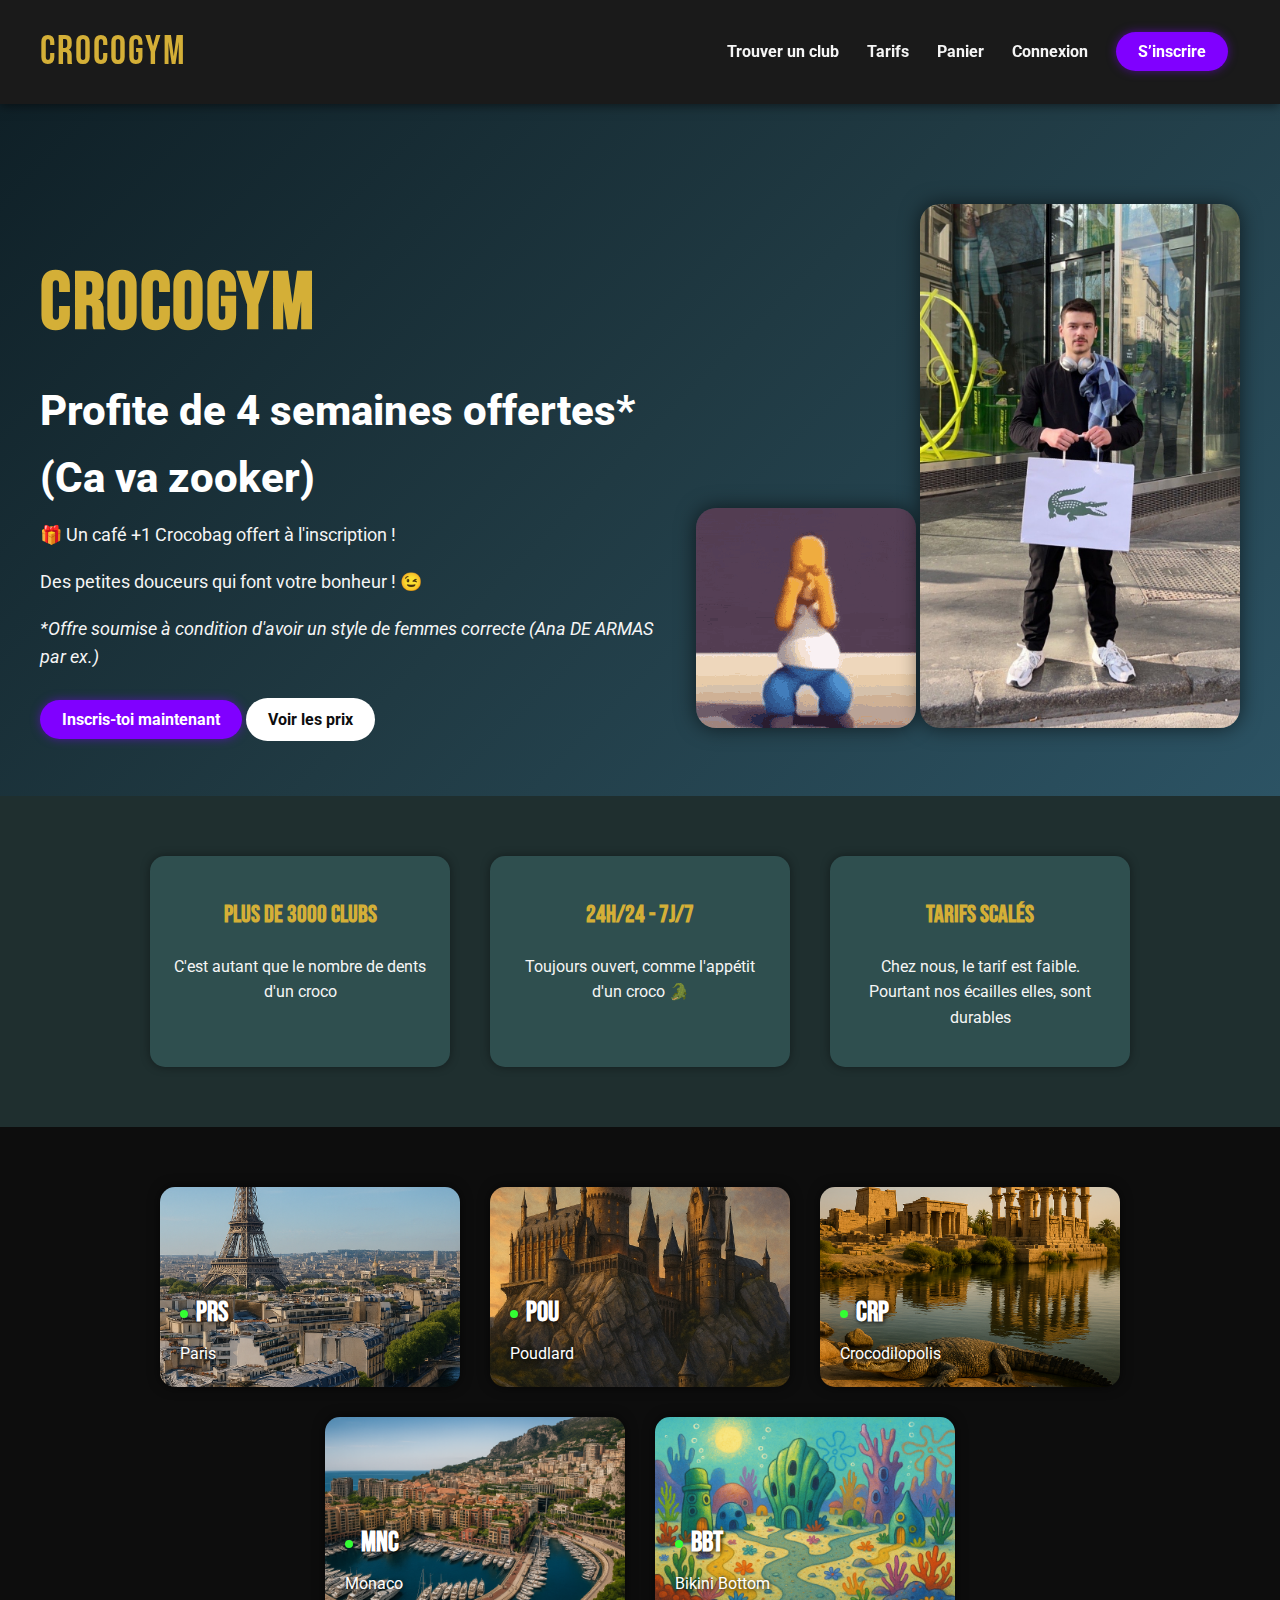
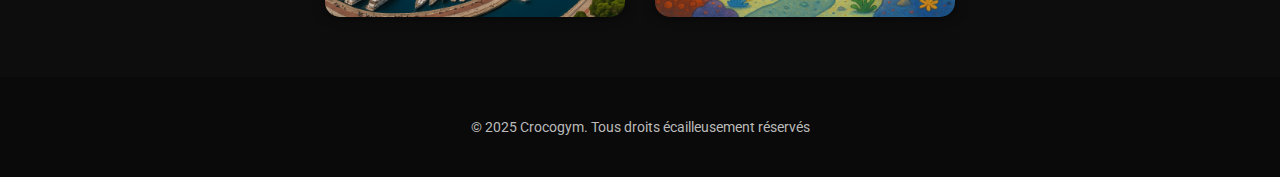
<file: index.html>
<!DOCTYPE html>
<html lang="fr">
<head>
  <meta charset="UTF-8" />
  <meta name="viewport" content="width=device-width, initial-scale=1.0"/>
  <title>Crocogym - Accueil</title>
  <link rel="stylesheet" href="frontend/css/index.css" />
  <link href="https://fonts.googleapis.com/css2?family=Bebas+Neue&family=Roboto&display=swap" rel="stylesheet">
</head>
<body>

<!-- Header -->
<header>
  <div class="logo">CROCOGYM</div>
  <nav>
    <a href="#villes-cartes">Trouver un club</a>
    <a href="frontend/html/tarifs.html">Tarifs</a>
    <a href="frontend/html/panier.html">Panier</a>
    <a href="frontend/html/connexion.html">Connexion</a>
    <a class="btn-purple" href="frontend/html/inscription.html">S’inscrire</a>
  </nav>
</header>

<!-- Hero -->
<section class="hero">
  <div class="hero-text">
    <h1>Crocogym</h1>
    <h1>Profite de 4 semaines <span>offertes* (Ca va zooker)</span></h1>
    <div class="offre-bonus">
      <p class="ligne1">🎁 Un café +1 Crocobag offert à l'inscription !</p>
      <p class="ligne2">Des petites douceurs qui font votre bonheur ! 😉</p>
      <p class="condition">*Offre soumise à condition d'avoir un style de femmes correcte (Ana DE ARMAS par ex.)</p>
    </div>
    <div class="buttons">
      <a href="frontend/html/inscription.html" class="btn-purple">Inscris-toi maintenant</a>
      <a href="frontend/html/tarifs.html" class="btn-white">Voir les prix</a>
    </div>
  </div>
  <div class="hero-image">
    <img src="frontend/images/homer-the-simpsons.gif" alt="Zook Homer" />
    <img src="frontend/images/image.jpg" alt="CrocoGirl" />
  </div>
  </div>
</section>

<!-- Avantages -->
<section class="avantages">
  <div class="card">
    <h2>Plus de 3000 clubs</h2>
    <p>C'est autant que le nombre de dents d'un croco</p>
  </div>
  <div class="card">
    <h2>24h/24 - 7j/7</h2>
    <p>Toujours ouvert, comme l'appétit d'un croco 🐊</p>
  </div>
  <div class="card">
    <h2>Tarifs scalés</h2>
    <p>Chez nous, le tarif est faible. Pourtant nos écailles elles, sont durables</p>
  </div>
</section>

<!-- Trouver -->
<section id="villes-cartes">
  <div class="carte-ville" style="background-image: url('frontend/images/paris.png')">
    <h2><span class="dot"></span>PRS</h2>
    <p>Paris</p>
  </div>
  <div class="carte-ville" style="background-image: url('frontend/images/poudlard.png')">
    <h2><span class="dot"></span>POU</h2>
    <p>Poudlard</p>
  </div>
  <div class="carte-ville" style="background-image: url('frontend/images/crocodilopolis.png')">
    <h2><span class="dot"></span>CRP</h2>
    <p>Crocodilopolis</p>
  </div>
  <div class="carte-ville" style="background-image: url('frontend/images/monaco.png')">
    <h2><span class="dot"></span>MNC</h2>
    <p>Monaco</p>
  </div>
  <div class="carte-ville" style="background-image: url('frontend/images/bikinibottom.png')">
    <h2><span class="dot"></span>BBT</h2>
    <p>Bikini Bottom</p>
  </div>
</section>


<!-- Footer -->
<footer>
  <p>&copy; 2025 Crocogym. Tous droits écailleusement réservés </p>
</footer>
</body>
</html>
</file>
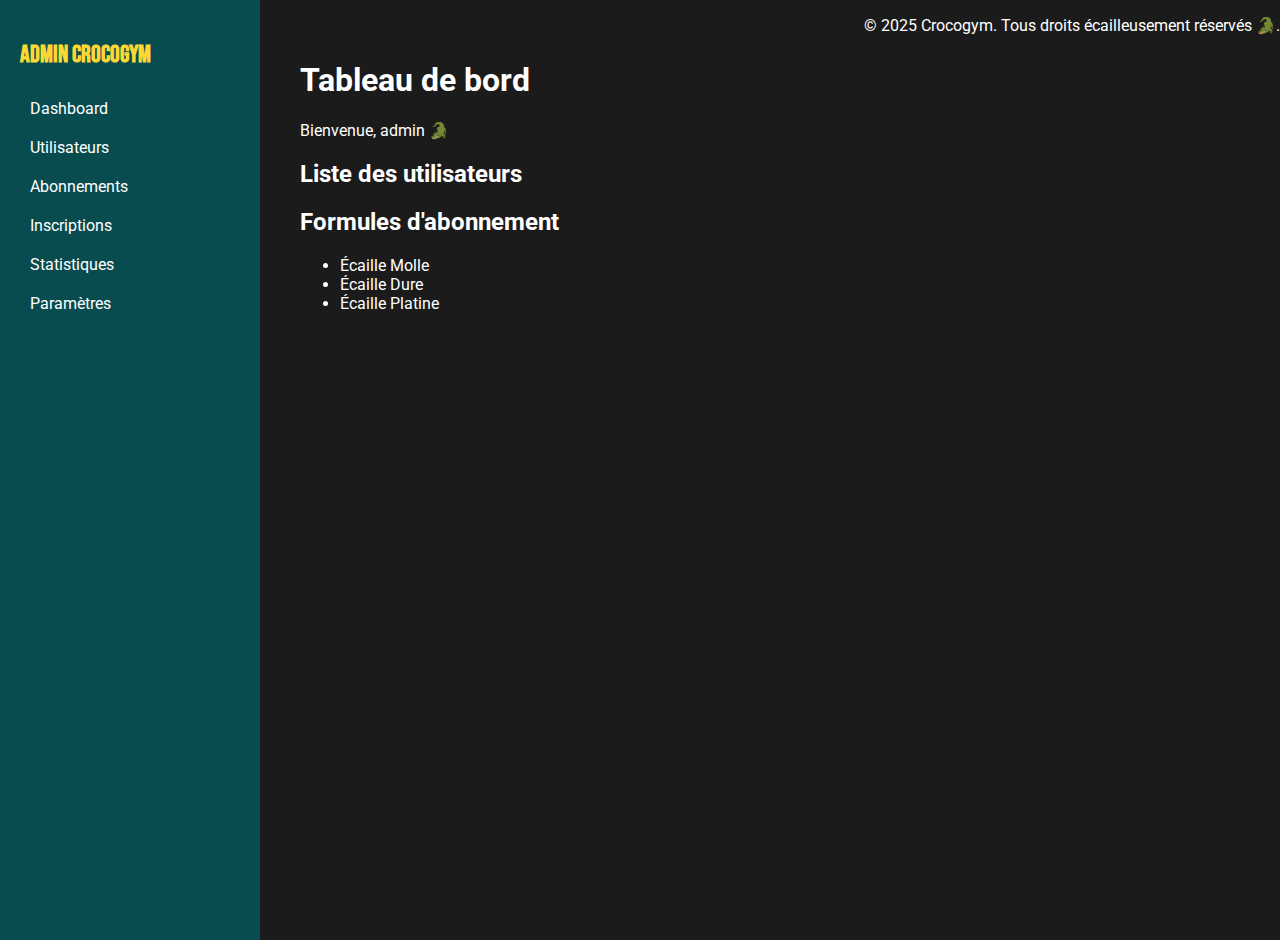
<file: frontend/html/admin.html>
<!DOCTYPE html>
<html lang="fr">
    <head>
        <meta charset="UTF-8">
        <title>Administration - Crocogym</title>
        <link rel="stylesheet" href="../css/admin.css">
        <link href="https://fonts.googleapis.com/css2?family=Bebas+Neue&family=Roboto&display=swap" rel="stylesheet">
    </head>
    <body>
        <aside class="sidebar">
            <h2>Admin Crocogym</h2>
            <nav>
            <a href="#dashboard">Dashboard</a>
            <a href="#utilisateurs">Utilisateurs</a>
            <a href="#abonnements">Abonnements</a>
            <a href="#inscriptions">Inscriptions</a>
            <a href="#stats">Statistiques</a>
            <a href="#parametres">Paramètres</a>
            </nav>
        </aside>

        <main>
            <section id="dashboard">
                <h1>Tableau de bord</h1>
                <p>Bienvenue, admin 🐊</p>
                <!-- Ajouter des cartes ici -->
            </section>

            <section id="utilisateurs">
                <h2>Liste des utilisateurs</h2>
                <div id="user-table"></div>
            </section>

            <section id="abonnements">
                <h2>Formules d'abonnement</h2>
                <ul>
                    <li>Écaille Molle</li>
                    <li>Écaille Dure</li>
                    <li>Écaille Platine</li>
                </ul>
            </section>

        </main>
        <footer>
            <p>&copy; 2025 Crocogym. Tous droits écailleusement réservés 🐊.</p>
        </footer>
    </body>
</html>
</file>
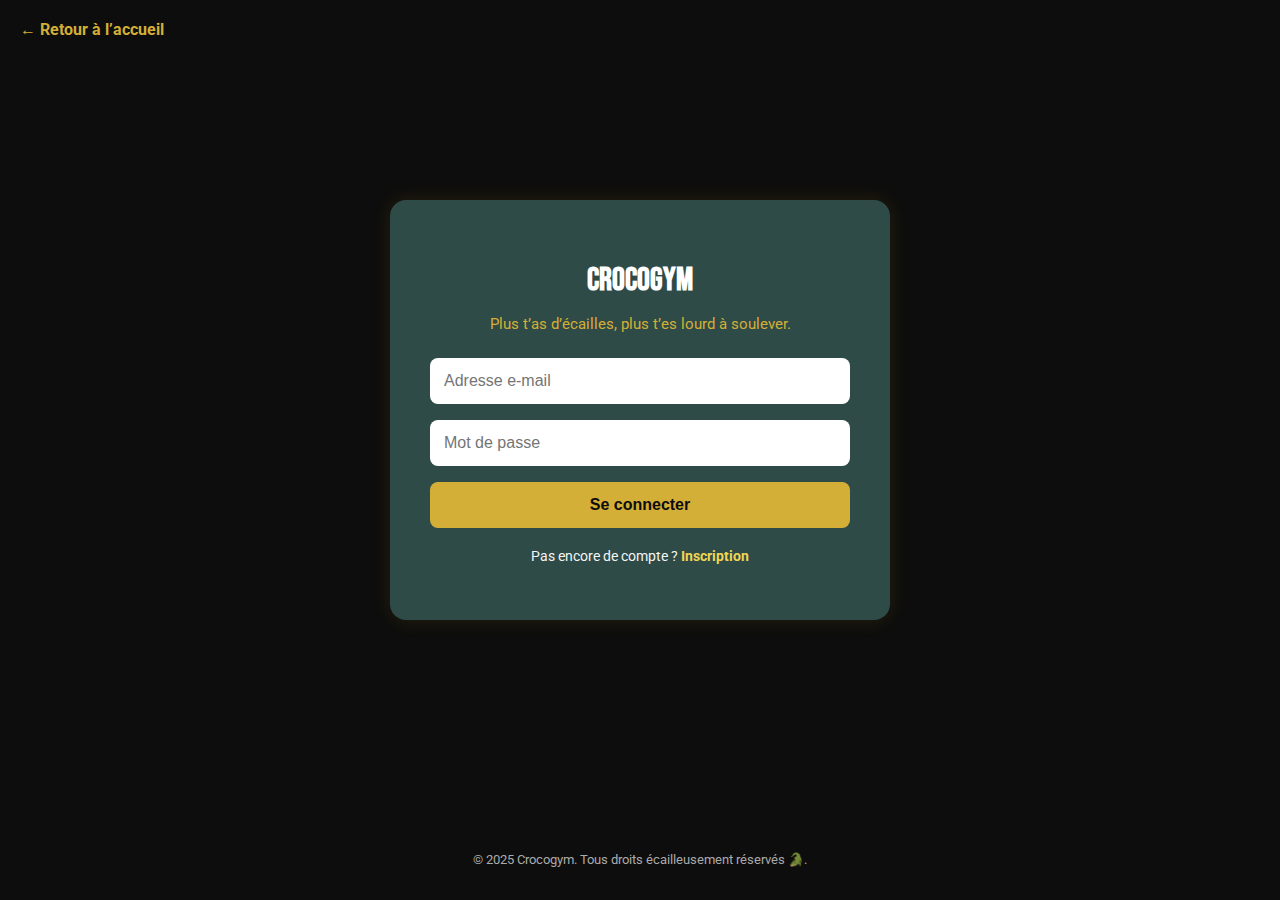
<file: frontend/html/connexion.html>
<!DOCTYPE html>
<html lang="fr">
    <head>
        <meta charset="UTF-8" />
        <meta name="viewport" content="width=device-width, initial-scale=1.0" />
        <title>Connexion - Crocogym</title>
        <link href="https://fonts.googleapis.com/css2?family=Bebas+Neue&family=Roboto&display=swap" rel="stylesheet">
        <link rel="stylesheet" href="../css/connexion.css" />
        <script src="../javascript/connexion.js" defer></script>
    </head>
    <body>

    <div class="retour-accueil">
        <a href="../../index.html">← Retour à l’accueil</a>
    </div>

    <div class="container">
        <div class="form-box">
            <h1 class="logo">CROCOGYM</h1>
            <p class="slogan">Plus t’as d’écailles, plus t’es lourd à soulever.</p>
            <form id="loginForm">
                <input type="email" placeholder="Adresse e-mail" name="email" required />
                <input type="password" placeholder="Mot de passe" name="password" required />
                <button type="submit">Se connecter</button>
            </form>
            <p class="switch">Pas encore de compte ? <a href="inscription.html">Inscription</a></p>
        </div>
    </div>

    <footer>
        <p>&copy; 2025 Crocogym. Tous droits écailleusement réservés 🐊.</p>
    </footer>

    </body>
</html>
</file>
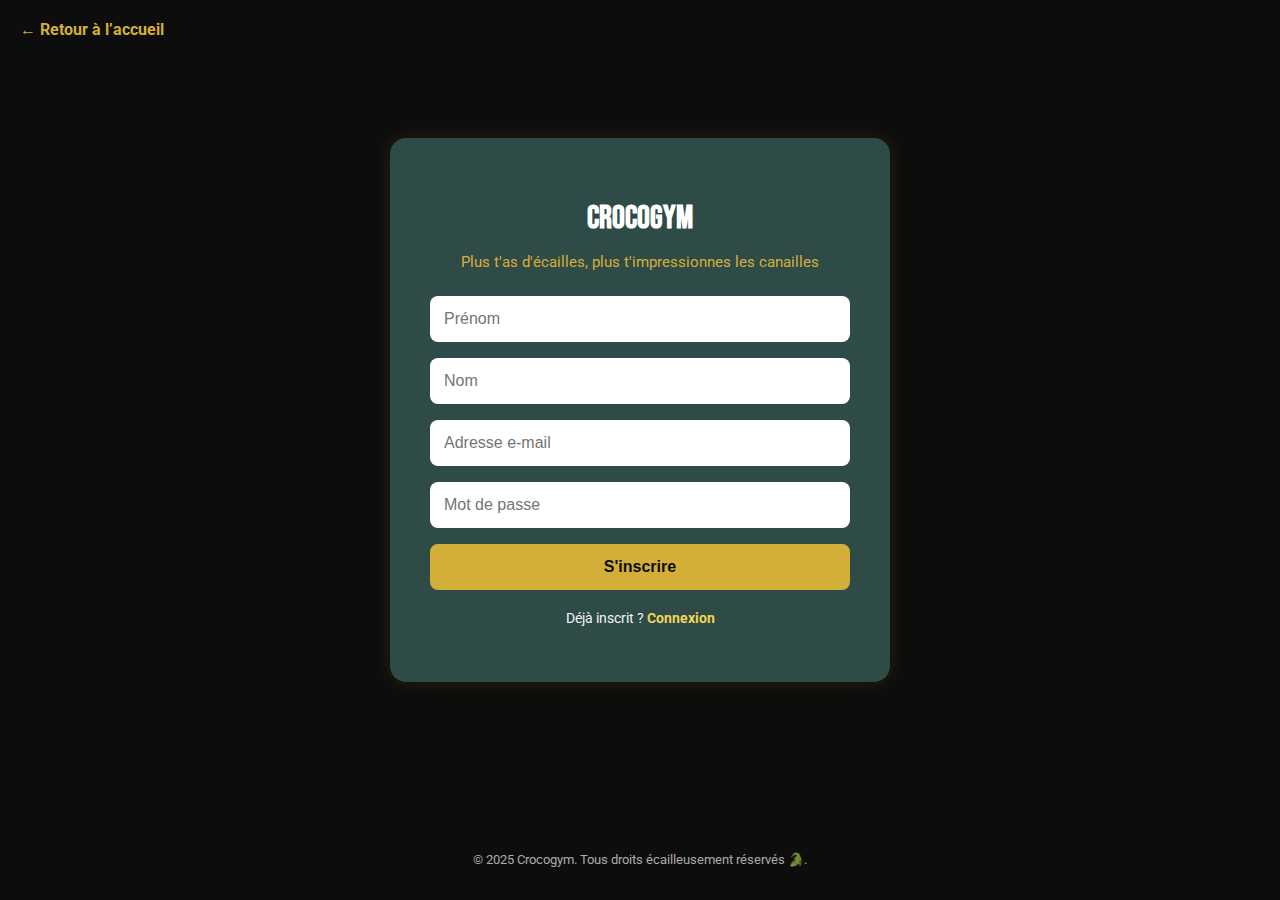
<file: frontend/html/inscription.html>
<!DOCTYPE html>
<html lang="fr">
  <head>
    <meta charset="UTF-8" />
    <meta name="viewport" content="width=device-width, initial-scale=1.0" />
    <title>Inscription - Crocogym</title>
    <link href="https://fonts.googleapis.com/css2?family=Bebas+Neue&family=Roboto&display=swap" rel="stylesheet">
    <link rel="stylesheet" href="../css/inscription.css" />
    <script src="../javascript/inscription.js"></script>
  </head>
  <body>

    <div class="retour-accueil">
    <a href="../../index.html">← Retour à l’accueil</a>
    </div>

    <div class="container">
      <div class="form-box">
        <h1 class="logo">CROCOGYM</h1>
        <p class="slogan">Plus t'as d'écailles, plus t'impressionnes les canailles</p>
        <form id="">
          <input type="text" placeholder="Prénom" name="prenom" required />
          <input type="text" placeholder="Nom" name="nom" required />
          <input type="email" placeholder="Adresse e-mail" name="email" required />
          <input type="password" placeholder="Mot de passe" name="password" required />
          <button type="submit">S'inscrire</button>
        </form>
        <p class="switch">Déjà inscrit ? <a href="connexion.html">Connexion</a></p>
      </div>
    </div>

    <footer>
      <p>&copy; 2025 Crocogym. Tous droits écailleusement réservés 🐊.</p>
    </footer>

  </body>
</html>
</file>
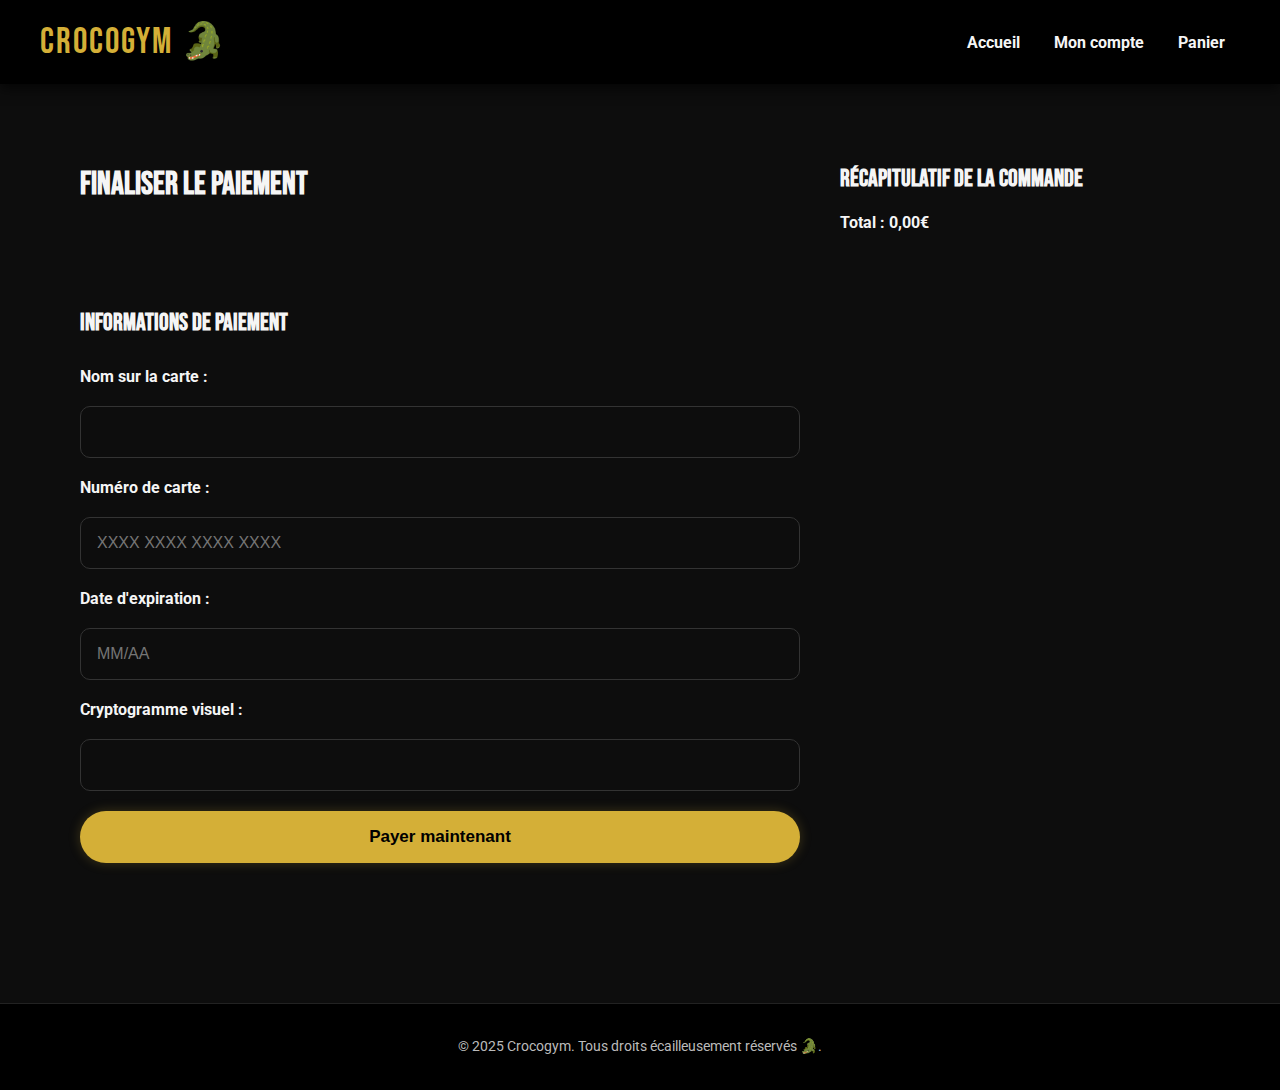
<file: frontend/html/paiement.html>
<!DOCTYPE html>
<html lang="fr">
  <head>
    <meta charset="UTF-8" />
    <meta name="viewport" content="width=device-width, initial-scale=1.0">
    <title>Paiement - Crocogym</title>
    <link rel="stylesheet" href="../css/paiement.css">
    <link href="https://fonts.googleapis.com/css2?family=Bebas+Neue&family=Roboto&display=swap" rel="stylesheet">
    <script src="../javascript/paiement.js"></script>
  </head>
  <body>
  <header class="header">
    <div class="logo">CROCOGYM 🐊</div>
    <nav>
      <a href="../../index.html">Accueil</a>
      <a href="profil.html">Mon compte</a>
      <a href="panier.html">Panier</a>
    </nav>
  </header>

  <main class="paiement-container">
    <h1>Finaliser le paiement</h1>

    <section id="recapitulatif">
      <h2>Récapitulatif de la commande</h2>
      <div id="commande-items"></div>
      <p><strong>Total : <span id="total">0,00€</span></strong></p>
    </section>

    <section id="formulaire-paiement">
      <h2>Informations de paiement</h2>
      <form id="form-paiement">
        <label>Nom sur la carte :</label>
        <input type="text" name="nom" required>

        <label>Numéro de carte :</label>
        <input type="text" name="carte" maxlength="19" placeholder="XXXX XXXX XXXX XXXX" required>

        <label>Date d'expiration :</label>
        <input type="text" name="expiration" placeholder="MM/AA" maxlength="5" required>

        <label>Cryptogramme visuel :</label>
        <input type="text" name="cvv" maxlength="3" required>

        <button type="submit" class="btn-valider">Payer maintenant</button>
      </form>
    </section>
  </main>

  <footer>
    <p>&copy; 2025 Crocogym. Tous droits écailleusement réservés 🐊.</p>
  </footer>


  </body>
</html>
</file>
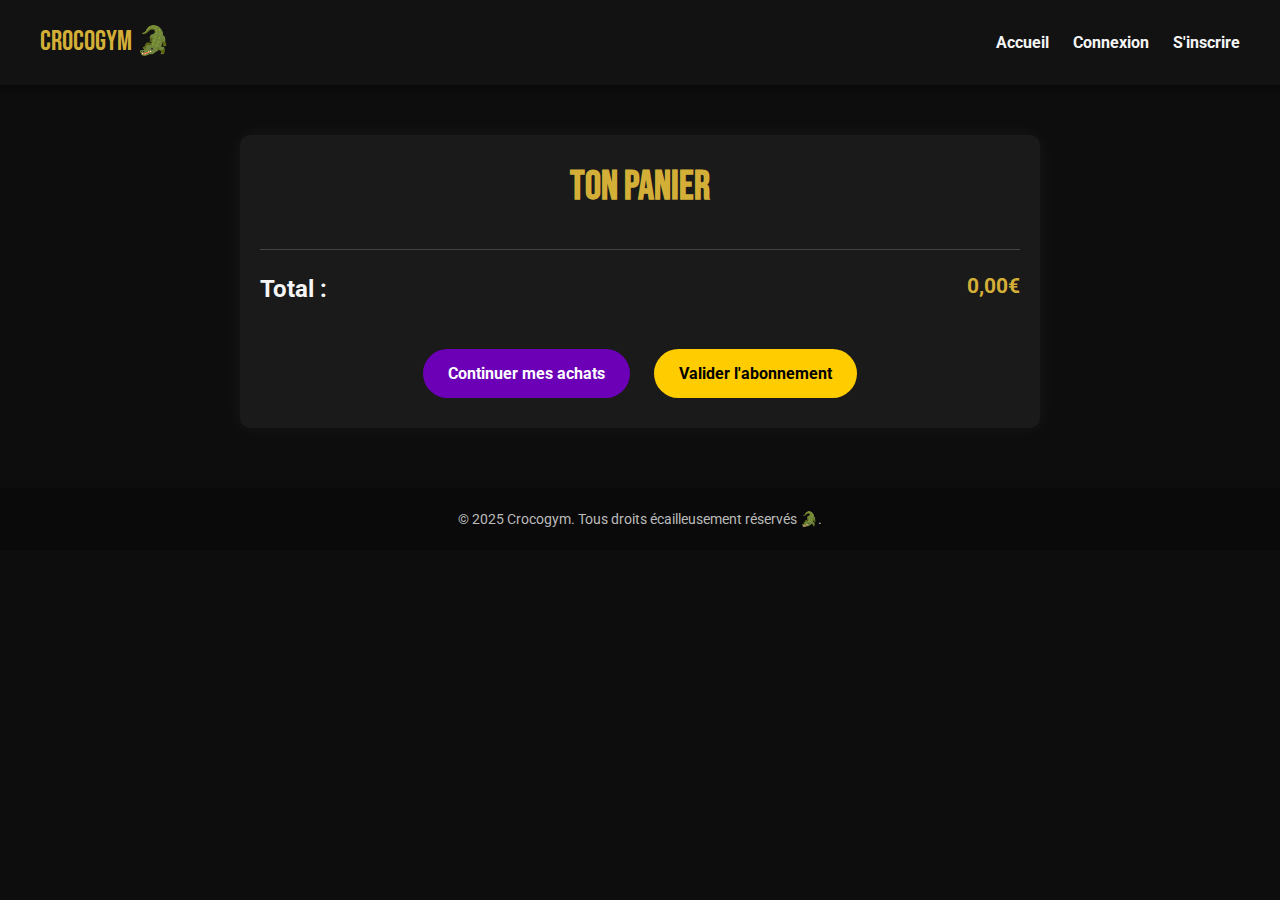
<file: frontend/html/panier.html>
<!DOCTYPE html>
<html lang="fr">
  <head>
    <meta charset="UTF-8"/>
    <meta name="viewport" content="width=device-width, initial-scale=1.0">
    <title>Panier - Crocogym</title>
    <link rel="stylesheet" href="../css/panier.css">
    <link href="https://fonts.googleapis.com/css2?family=Bebas+Neue&family=Roboto&display=swap" rel="stylesheet">
    <script src="../javascript/panier.js"></script>
  </head>
  <body>
    <header class="panier-header">
      <div class="logo">CROCOGYM 🐊</div>
      <nav>
        <a href="../../index.html">Accueil</a>
        <a href="connexion.html">Connexion</a>
        <a href="inscription.html">S'inscrire</a>
      </nav>
    </header>

    <main class="panier-container">
      <h1>Ton panier</h1>
      <div id="panier-items"></div>

      <div class="panier-total">
        <h3>Total :</h3>
        <p class="total-price" id="total-price">0,00€</p>
      </div>

      <div class="panier-actions">
        <a href="tarifs.html" class="btn-secondary">Continuer mes achats</a>
        <a href="inscription.html" class="btn-primary">Valider l'abonnement</a>
      </div>
    </main>

    <footer>
      <p>&copy; 2025 Crocogym. Tous droits écailleusement réservés 🐊.</p>
    </footer>

  </body>
</html>
</file>
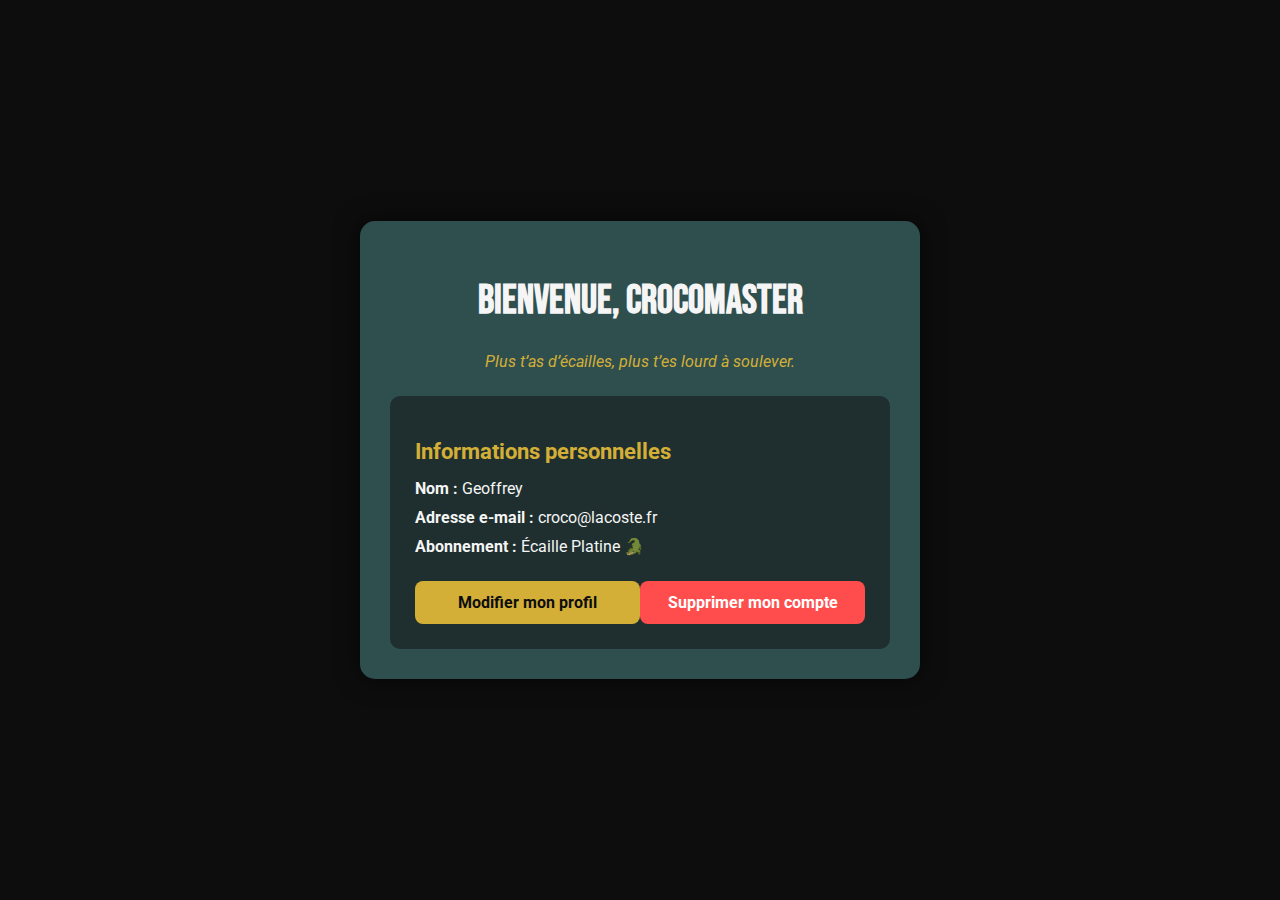
<file: frontend/html/profil.html>
<!DOCTYPE html>
<html lang="fr">
    <head>
        <meta charset="UTF-8">
        <meta name="viewport" content="width=device-width, initial-scale=1.0">
        <title>Mon Profil - Crocogym</title>
        <link rel="stylesheet" href="../css/profil.css">
        <link href="https://fonts.googleapis.com/css2?family=Bebas+Neue&family=Roboto&display=swap" rel="stylesheet">
    </head>

    <body>
        <div class="profile-container">
            <h1>Bienvenue, CrocoMaster</h1>
            <p class="slogan">Plus t’as d’écailles, plus t’es lourd à soulever.</p>

            <div class="profile-card">
            <h2>Informations personnelles</h2>
            <p><strong>Nom :</strong> Geoffrey</p>
            <p><strong>Adresse e-mail :</strong> croco@lacoste.fr</p>
            <p><strong>Abonnement :</strong> Écaille Platine 🐊</p>

            <div class="profile-actions">
                <a href="#" class="btn edit">Modifier mon profil</a>
                <a href="#" class="btn delete">Supprimer mon compte</a>
            </div>
            </div>
        </div>
    </body>
</html>
</file>
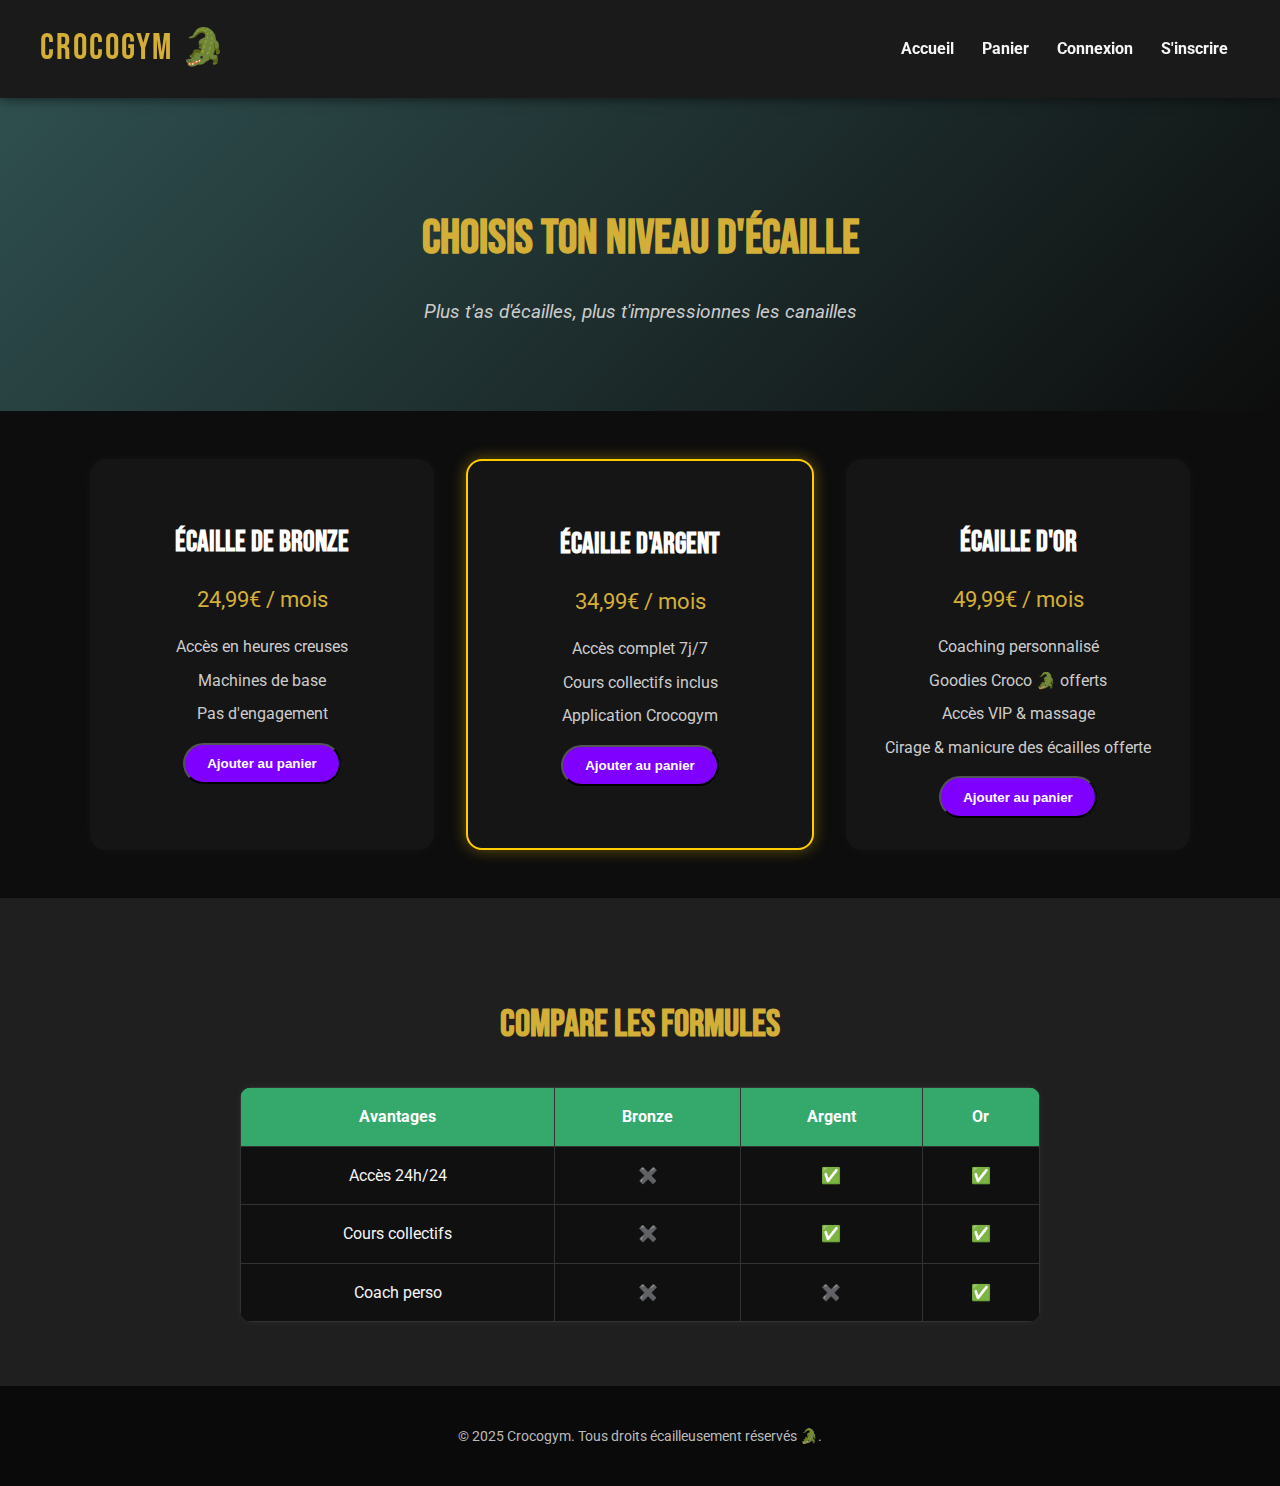
<file: frontend/html/tarifs.html>
<!DOCTYPE html>
<html lang="fr">
  <head>
    <meta charset="UTF-8">
    <meta name="viewport" content="width=device-width, initial-scale=1.0">
    <title>Tarifs - Crocogym</title>
    <link rel="stylesheet" href="../css/tarifs.css">
    <link href="https://fonts.googleapis.com/css2?family=Bebas+Neue&family=Roboto&display=swap" rel="stylesheet">
  </head>
  <body>
    <script src="../javascript/tarifs.js"></script>
    <header>
      <div class="logo">Crocogym 🐊</div>
      <nav>
      <a href="../../index.html">Accueil</a>
      <a href="html">Panier</a>
      <a href="connexion.html">Connexion</a>
      <a href="inscription.html">S'inscrire</a>
      </nav>
    </header>

    <section class="hero-tarifs">
      <h2>Choisis ton niveau d'écaille</h2>
      <p class="subtext">Plus t'as d'écailles, plus t'impressionnes les canailles </p>
    </section>

    <section class="abos-container">
      <div class="abo-card">
        <h3>Écaille de Bronze</h3>
        <p class="price">24,99€ / mois</p>
        <ul>
        <li>Accès en heures creuses</li>
        <li>Machines de base</li>
        <li>Pas d'engagement</li>
        </ul>
        <button class="btn" onclick="ajouterAuPanier('Écaille de Bronze', 24.99)">Ajouter au panier</button>

      </div>

      <div class="abo-card highlight">
        <h3>Écaille d'Argent</h3>
        <p class="price">34,99€ / mois</p>
        <ul>
        <li>Accès complet 7j/7</li>
        <li>Cours collectifs inclus</li>
        <li>Application Crocogym</li>
        </ul>
        <button class="btn" onclick="ajouterAuPanier('Écaille de dArgent', 34.99)">Ajouter au panier</button>

      </div>

      <div class="abo-card">
        <h3>Écaille d'Or</h3>
        <p class="price">49,99€ / mois</p>
        <ul>
        <li>Coaching personnalisé</li>
        <li>Goodies Croco 🐊 offerts</li>
        <li>Accès VIP & massage</li>
        <li>Cirage & manicure des écailles offerte</li>
        </ul>
        <button class="btn" onclick="ajouterAuPanier('Écaille d\'Or', 49.99)">Ajouter au panier</button>
      </div>
    </section>

    <section class="section-compare">
      <h2>Compare les formules</h2>
      <table>
        <thead>
          <tr>
          <th>Avantages</th>
          <th>Bronze</th>
          <th>Argent</th>
          <th>Or</th>
          </tr>
        </thead>
        <tbody>
          <tr>
            <td>Accès 24h/24</td>
            <td>✖️</td>
            <td>✅</td>
            <td>✅</td>
          </tr>
          <tr>
            <td>Cours collectifs</td>
            <td>✖️</td>
            <td>✅</td>
            <td>✅</td>
          </tr>
          <tr>
            <td>Coach perso</td>
            <td>✖️</td>
            <td>✖️</td>
            <td>✅</td>
          </tr>
        </tbody>
      </table>
    </section>

    <footer>
      <p>&copy; 2025 Crocogym. Tous droits écailleusement réservés 🐊.</p>
    </footer>

  </body>
</html>
</file>
<file: frontend/css/index.css>
/* Global */
body {
    margin: 0;
    font-family: 'Roboto', sans-serif;
    background-color: #0d0d0d;
    color: #f5f5f5;
    line-height: 1.6;
    scroll-behavior: smooth;
}

a {
    transition: all 0.3s ease-in-out;
    text-decoration: none;
}

/* Header */
header {
    background-color: #1a1a1a;
    padding: 20px 40px;
    display: flex;
    justify-content: space-between;
    align-items: center;
    position: sticky;
    top: 0;
    z-index: 1000;
    box-shadow: 0 2px 10px rgba(0,0,0,0.5);
}

.logo {
    font-family: 'Bebas Neue', sans-serif;
    font-size: 40px;
    color: #d4af37;
    letter-spacing: 2px;
}

nav a {
    margin: 0 12px;
    color: #f5f5f5;
    font-weight: bold;
    position: relative;
}

nav a:hover::after {
    content: '';
    position: absolute;
    width: 100%;
    height: 2px;
    background: #d4af37;
    left: 0;
    bottom: -4px;
}

.btn-purple {
    background-color: #8000ff;
    color: white;
    padding: 10px 22px;
    border-radius: 30px;
    font-weight: bold;
    box-shadow: 0 0 10px #8000ff80;
}

.btn-purple:hover {
    background-color: #a64dff;
    box-shadow: 0 0 15px #a64dff;
}

/* Hero */
.hero {
    display: flex;
    flex-wrap: wrap;
    justify-content: space-between;
    padding: 100px 40px 60px;
    background: linear-gradient(135deg, #0f2027, #203a43, #2c5364);
    align-items: center;
    gap: 40px;
}

.hero-text {
    flex: 1;
    min-width: 280px;
}

.hero-text h1:first-child {
    font-size: 80px;
    color: #d4af37;
    font-family: 'Bebas Neue', sans-serif;
    margin-bottom: 20px;
    letter-spacing: 1.5px;
    line-height: 1.1;
}

.hero-text h1:nth-child(2) {
    font-size: 42px;
    color: #ffffff;
    margin-bottom: 10px;
    font-weight: 800;
}

.hero-text span {
    color: white;
}

.hero-text p {
    font-size: 18px;
    margin-top: 10px;
}

.hero-text .buttons {
    margin-top: 35px;
}

.btn-white {
    background-color: white;
    color: #0d0d0d;
    padding: 10px 20px;
    border-radius: 30px;
    font-weight: bold;
    border: 2px solid transparent;
}

.btn-white:hover {
    border-color: #d4af37;
    background-color: #f5f5f5;
}

/* Image */
.hero-image img {
    max-width: 320px;
    border-radius: 20px;
    box-shadow: 0 0 20px rgba(0,0,0,0.6);
}

/* Avantages */
.avantages {
    display: flex;
    justify-content: center;
    flex-wrap: wrap;
    padding: 60px 20px;
    background-color: #1f2f2f;
    gap: 40px;
    text-align: center;
}

.avantages .card {
    max-width: 260px;
    padding: 20px;
    background-color: #2f4f4f;
    border-radius: 15px;
    box-shadow: 0 0 10px rgba(0,0,0,0.4);
    transition: transform 0.3s;
}

.avantages .card:hover {
    transform: translateY(-5px);
}

.avantages h2 {
    font-family: 'Bebas Neue', sans-serif;
    font-size: 24px;
    color: #d4af37;
}

.condition{
    font-style: italic;
}

/* Trouver un club */
#villes-cartes {
    display: flex;
    flex-wrap: wrap;
    justify-content: center;
    gap: 30px;
    padding: 60px 40px;
    background-color: #0d0d0d;
}

.carte-ville {
    width: 260px;
    height: 160px;
    border-radius: 15px;
    background-size: cover;
    background-position: center;
    position: relative;
    overflow: hidden;
    box-shadow: 0 0 12px rgba(0,0,0,0.6);
    display: flex;
    flex-direction: column;
    justify-content: flex-end;
    padding: 20px;
    color: white;
    text-shadow: 1px 1px 4px #000;
    transition: transform 0.3s ease;
}

.carte-ville:hover {
    transform: scale(1.05);
}

.carte-ville h2 {
    font-size: 28px;
    margin: 0;
    font-family: 'Bebas Neue', sans-serif;
    display: flex;
    align-items: center;
}

.carte-ville p {
    margin: 5px 0 0;
    font-size: 16px;
}

.dot {
    display: inline-block;
    width: 8px;
    height: 8px;
    background-color: #33ff33;
    border-radius: 50%;
    margin-right: 8px;
}


/* Footer */
footer {
    background-color: #0a0a0a;
    text-align: center;
    padding: 25px 10px;
    font-size: 14px;
    color: #bbb;
}
</file>
<file: frontend/css/admin.css>
body {
    margin: 0;
    font-family: 'Roboto', sans-serif;
    display: flex;
    background-color: #1b1b1b;
    color: #fff;
}

.sidebar {
    width: 220px;
    background: #084c4f;
    padding: 20px;
    height: 100vh;
}

.sidebar h2 {
    font-family: 'Bebas Neue', sans-serif;
    color: #fdd835;
}

.sidebar nav a {
    display: block;
    color: white;
    padding: 10px;
    text-decoration: none;
}

.sidebar nav a:hover {
    background-color: #0b5e61;
}

main {
    padding: 40px;
    flex-grow: 1;
}
</file>
<file: frontend/css/connexion.css>
/* BASE */
body {
    margin: 0;
    padding: 0;
    background-color: #0d0d0d;
    font-family: 'Roboto', sans-serif;
    color: #f5f5f5;
    display: flex;
    flex-direction: column;
    min-height: 100vh;
}

/* RETOUR ACCUEIL */
.retour-accueil {
    padding: 20px;
    position: absolute;
    top: 0;
    left: 0;
}

.retour-accueil a {
    color: #d4af37;
    font-weight: bold;
    text-decoration: none;
    font-size: 1rem;
}

.retour-accueil a:hover {
    color: #ffffff;
}

/* CONTAINER */
.container {
    flex: 1;
    display: flex;
    justify-content: center;
    align-items: center;
    padding: 2rem;
}

/* FORMULAIRE */
.form-box {
    background-color: #2e4b47;
    padding: 40px;
    border-radius: 16px;
    width: 100%;
    max-width: 420px;
    box-shadow: 0 0 20px rgba(255, 215, 0, 0.1);
    animation: fadeIn 0.5s ease;
    text-align: center;
}

.logo {
    font-family: 'Bebas Neue', sans-serif;
    font-size: 32px;
    color: #ffffff;
    margin-bottom: 5px;
}

.slogan {
    font-size: 0.95rem;
    color: #d4af37;
    margin-bottom: 25px;
}

form {
    display: flex;
    flex-direction: column;
}

form input {
    padding: 14px;
    margin-bottom: 16px;
    border-radius: 8px;
    border: none;
    font-size: 1rem;
    background-color: #ffffff;
    color: #000;
}

form button {
    padding: 14px;
    background-color: #d4af37;
    color: #0d0d0d;
    font-weight: bold;
    font-size: 1rem;
    border: none;
    border-radius: 8px;
    cursor: pointer;
    transition: background-color 0.2s ease;
}

form button:hover {
    background-color: #e0c356;
}

/* SWITCH LIEN */
.switch {
    margin-top: 20px;
    font-size: 0.9rem;
}

.switch a {
    color: #f0d654;
    text-decoration: none;
    font-weight: bold;
}

.switch a:hover {
    color: #ffffff;
}

/* FOOTER */
footer {
    text-align: center;
    padding: 20px;
    font-size: 0.8rem;
    color: #aaa;
}

/* ANIMATION */
@keyframes fadeIn {
    from {
        opacity: 0;
        transform: translateY(20px);
    }
    to {
        opacity: 1;
        transform: translateY(0);
    }
}
</file>
<file: frontend/css/inscription.css>
/* BASE */
body {
    margin: 0;
    padding: 0;
    background-color: #0d0d0d;
    font-family: 'Roboto', sans-serif;
    color: #f5f5f5;
    display: flex;
    flex-direction: column;
    min-height: 100vh;
}

/* RETOUR ACCUEIL */
.retour-accueil {
    padding: 20px;
    position: absolute;
    top: 0;
    left: 0;
}

.retour-accueil a {
    color: #d4af37;
    font-weight: bold;
    text-decoration: none;
    font-size: 1rem;
}

.retour-accueil a:hover {
    color: #ffffff;
}

/* CONTAINER */
.container {
    flex: 1;
    display: flex;
    justify-content: center;
    align-items: center;
    padding: 2rem;
}

/* FORMULAIRE */
.form-box {
    background-color: #2e4b47;
    padding: 40px;
    border-radius: 16px;
    width: 100%;
    max-width: 420px;
    box-shadow: 0 0 20px rgba(255, 215, 0, 0.1);
    animation: fadeIn 0.5s ease;
    text-align: center;
}

.logo {
    font-family: 'Bebas Neue', sans-serif;
    font-size: 32px;
    color: #ffffff;
    margin-bottom: 5px;
}

.slogan {
    font-size: 0.95rem;
    color: #d4af37;
    margin-bottom: 25px;
}

form {
    display: flex;
    flex-direction: column;
}

form input,
form select {
    padding: 14px;
    margin-bottom: 16px;
    border-radius: 8px;
    border: none;
    font-size: 1rem;
    background-color: #ffffff;
    color: #000;
}

form select option {
    color: #000;
}

form button {
    padding: 14px;
    background-color: #d4af37;
    color: #0d0d0d;
    font-weight: bold;
    font-size: 1rem;
    border: none;
    border-radius: 8px;
    cursor: pointer;
    transition: background-color 0.2s ease;
}

form button:hover {
    background-color: #e0c356;
}

/* SWITCH LIEN */
.switch {
    margin-top: 20px;
    font-size: 0.9rem;
}

.switch a {
    color: #f0d654;
    text-decoration: none;
    font-weight: bold;
}

.switch a:hover {
    color: #ffffff;
}

/* FOOTER */
footer {
    text-align: center;
    padding: 20px;
    font-size: 0.8rem;
    color: #aaa;
}

/* ANIMATION */
@keyframes fadeIn {
    from {
        opacity: 0;
        transform: translateY(20px);
    }
    to {
        opacity: 1;
        transform: translateY(0);
    }
}
</file>
<file: frontend/css/paiement.css>
body {
    margin: 0;
    font-family: 'Roboto', sans-serif;
    background-color: #0d0d0d;
    color: #f5f5f5;
}

header.header {
    background-color: #000;
    padding: 20px 40px;
    display: flex;
    justify-content: space-between;
    align-items: center;
    box-shadow: 0 4px 12px rgba(0, 0, 0, 0.7);
}

.logo {
    font-family: 'Bebas Neue', cursive;
    font-size: 36px;
    color: #d4af37;
    letter-spacing: 2px;
}

nav a {
    margin: 0 15px;
    color: #f5f5f5;
    text-decoration: none;
    font-weight: bold;
    transition: all 0.3s ease;
    position: relative;
}

nav a::after {
    content: '';
    position: absolute;
    width: 0%;
    height: 2px;
    left: 0;
    bottom: -4px;
    background: #d4af37;
    transition: width 0.3s;
}

nav a:hover::after {
    width: 100%;
}

main.paiement-container {
    display: grid;
    grid-template-columns: 2fr 1fr;
    gap: 40px;
    padding: 60px 80px;
}

.paiement-left, .paiement-right {
    background-color: #151515;
    border-radius: 16px;
    padding: 40px;
    box-shadow: 0 8px 30px rgba(255,255,255,0.05);
}

.paiement-left {
    display: flex;
    flex-direction: column;
}

.paiement-right {
    background-color: #1c1c1c;
    display: flex;
    flex-direction: column;
    justify-content: space-between;
}

h1, h2, h3 {
    font-family: 'Bebas Neue', sans-serif;
    color: #f5f5f5;
    margin-bottom: 20px;
}

#commande-items p {
    background-color: #222;
    padding: 14px 18px;
    border-radius: 10px;
    margin-bottom: 12px;
    font-size: 1rem;
    display: flex;
    justify-content: space-between;
    border-left: 5px solid #d4af37;
}

#form-paiement {
    display: flex;
    flex-direction: column;
    gap: 20px;
    margin-top: 30px;
}

#form-paiement label {
    font-weight: bold;
    color: #f5f5f5;
}

#form-paiement input {
    padding: 16px;
    border: 1px solid #333;
    border-radius: 10px;
    font-size: 16px;
    background-color: #0d0d0d;
    color: #f5f5f5;
    transition: border 0.3s ease;
}

#form-paiement input:focus {
    border: 1px solid #d4af37;
    outline: none;
}

.btn-valider {
    padding: 16px;
    background-color: #d4af37;
    color: #000;
    border: none;
    border-radius: 30px;
    font-size: 17px;
    font-weight: bold;
    cursor: pointer;
    box-shadow: 0 0 12px #d4af3740;
    transition: background-color 0.3s, box-shadow 0.3s;
}

.btn-valider:hover {
    background-color: #b89000;
    box-shadow: 0 0 18px #b89000;
}

.paiement-summary {
    font-size: 16px;
    color: #f5f5f5;
    margin-top: 30px;
}

.paiement-summary .line {
    display: flex;
    justify-content: space-between;
    margin-bottom: 12px;
    font-size: 1rem;
}

.paiement-summary .total {
    font-weight: bold;
    font-size: 1.4rem;
    border-top: 1px solid #444;
    padding-top: 12px;
    margin-top: 20px;
}

footer {
    text-align: center;
    padding: 20px;
    background-color: #000;
    color: #bbb;
    font-size: 0.9rem;
    margin-top: 80px;
    border-top: 1px solid #222;
}
</file>
<file: frontend/css/panier.css>
@import url('https://fonts.googleapis.com/css2?family=Bebas+Neue&family=Roboto&display=swap');

* {
    margin: 0;
    padding: 0;
    box-sizing: border-box;
}

body {
    font-family: 'Roboto', sans-serif;
    background-color: #0d0d0d;
    color: #f5f5f5;
    line-height: 1.6;
}

.panier-header {
    background-color: #121212;
    padding: 20px 40px;
    display: flex;
    justify-content: space-between;
    align-items: center;
    box-shadow: 0 2px 10px rgba(0, 0, 0, 0.5);
}

.panier-header .logo {
    font-family: 'Bebas Neue', sans-serif;
    font-size: 28px;
    color: #d4af37;
}

.panier-header nav a {
    margin-left: 20px;
    text-decoration: none;
    color: #f5f5f5;
    font-weight: bold;
    transition: color 0.3s;
}

.panier-header nav a:hover {
    color: #d4af37;
}

.panier-container {
    max-width: 800px;
    margin: 50px auto;
    padding: 20px;
    background-color: #1a1a1a;
    border-radius: 10px;
    box-shadow: 0 0 20px rgba(255, 255, 255, 0.05);
}

.panier-container h1 {
    font-family: 'Bebas Neue', sans-serif;
    font-size: 2.5rem;
    color: #d4af37;
    margin-bottom: 30px;
    text-align: center;
}

.panier-item {
    background-color: #1f1f1f;
    padding: 12px 16px;
    border-radius: 10px;
    margin-bottom: 12px;
    display: flex;
    justify-content: space-between;
    align-items: center;
    font-size: 1rem;
}
.panier-item button {
    margin-left: 8px;
    padding: 8px 12px;
    border: none;
    border-radius: 6px;
    font-weight: bold;
    cursor: pointer;
    font-size: 14px;
    transition: all 0.3s ease;
}
.panier-item button:nth-child(1) {
    background-color: #ff6666; /* rouge clair */
    color: #fff;
}

.panier-item button:nth-child(1):hover {
    background-color: #e60000;
}

.panier-item button:nth-child(2) {
    background-color: #66cc66; /* vert clair */
    color: #fff;
}

.panier-item button:nth-child(2):hover {
    background-color: #00aa00;
}

.panier-item button:nth-child(3) {
    background-color: #555;
    color: #fff;
}

.panier-item button:nth-child(3):hover {
    background-color: #999;
}

.item-details h2 {
    font-family: 'Bebas Neue', sans-serif;
    font-size: 1.5rem;
    margin-bottom: 8px;
}

.item-price p {
    font-size: 1.2rem;
    color: #d4af37;
    margin-bottom: 10px;
}

.remove-btn {
    background-color: #6b00b6;
    color: white;
    border: none;
    padding: 10px 15px;
    border-radius: 6px;
    cursor: pointer;
    transition: background-color 0.3s;
}

.remove-btn:hover {
    background-color: #9e00ff;
}

.panier-total {
    display: flex;
    justify-content: space-between;
    font-size: 1.3rem;
    border-top: 1px solid #444;
    padding-top: 20px;
    margin-top: 20px;
    color: #f5f5f5;
}

.total-price {
    color: #d4af37;
    font-weight: bold;
}

.panier-actions {
    margin-top: 30px;
    text-align: center;
}

.btn-primary,
.btn-secondary {
    text-decoration: none;
    padding: 12px 25px;
    margin: 10px;
    border-radius: 30px;
    font-weight: bold;
    display: inline-block;
    transition: background-color 0.3s;
}

.btn-primary {
    background-color: #ffcc00;
    color: #000;
}

.btn-primary:hover {
    background-color: #e6b800;
}

.btn-secondary {
    background-color: #6b00b6;
    color: white;
}

.btn-secondary:hover {
    background-color: #a64dff;
}

footer {
    text-align: center;
    padding: 20px;
    background-color: #0a0a0a;
    color: #bbb;
    font-size: 0.9rem;
    margin-top: 60px;
}
</file>
<file: frontend/css/profil.css>
@import url('https://fonts.googleapis.com/css2?family=Bebas+Neue&family=Roboto&display=swap');

body {
    margin: 0;
    padding: 0;
    font-family: 'Roboto', sans-serif;
    background-color: #0d0d0d;
    color: #f5f5f5;
    display: flex;
    justify-content: center;
    align-items: center;
    height: 100vh;
}

.profile-container {
    max-width: 500px;
    width: 90%;
    padding: 30px;
    background-color: #2f4f4f;
    border-radius: 15px;
    box-shadow: 0 0 25px rgba(0, 0, 0, 0.6);
    text-align: center;
}

.profile-container h1 {
    font-family: 'Bebas Neue', sans-serif;
    font-size: 40px;
    color: #f5f5f5;
}

.slogan {
    color: #d4af37;
    margin-bottom: 25px;
    font-style: italic;
}

.profile-card {
    background-color: #1f2f2f;
    padding: 25px;
    border-radius: 10px;
    text-align: left;
}

.profile-card h2 {
    color: #d4af37;
    font-size: 22px;
    margin-bottom: 15px;
}

.profile-card p {
    margin: 10px 0;
    font-size: 16px;
}

.profile-actions {
    margin-top: 25px;
    display: flex;
    justify-content: space-between;
}

.btn {
    text-decoration: none;
    color: #0d0d0d;
    padding: 12px 20px;
    border-radius: 8px;
    font-weight: bold;
    transition: background 0.3s ease;
    text-align: center;
    width: 45%;
}

.btn.edit {
    background-color: #d4af37;
}

.btn.edit:hover {
    background-color: #c09e32;
}

.btn.delete {
    background-color: #ff4d4d;
    color: white;
}

.btn.delete:hover {
    background-color: #e03a3a;
}
</file>
<file: frontend/css/tarifs.css>
/* POLICES & BASE */
body {
    margin: 0;
    font-family: 'Roboto', sans-serif;
    background-color: #0d0d0d;
    color: #f5f5f5;
    line-height: 1.6;
}

/* HEADER */
/* Header */
header {
    background-color: #1a1a1a;
    padding: 20px 40px;
    display: flex;
    justify-content: space-between;
    align-items: center;
    position: sticky;
    top: 0;
    z-index: 1000;
    box-shadow: 0 2px 10px rgba(0,0,0,0.5);
}

.logo {
    font-family: 'Bebas Neue', sans-serif;
    font-size: 36px;
    color: #d4af37;
    letter-spacing: 2px;
}

nav a {
    margin: 0 12px;
    color: #f5f5f5;
    text-decoration: none;
    font-weight: bold;
    position: relative;
}

nav a:hover::after {
    content: '';
    position: absolute;
    width: 100%;
    height: 2px;
    background: #d4af37;
    left: 0;
    bottom: -4px;
}

.btn-purple {
    background-color: #8000ff;
    color: white;
    padding: 10px 22px;
    border-radius: 30px;
    text-decoration: none;
    font-weight: bold;
    box-shadow: 0 0 10px #8000ff80;
}

.btn-purple:hover {
    background-color: #a64dff;
    box-shadow: 0 0 15px #a64dff;
}

/* HERO SECTION */
.hero-tarifs {
    background: linear-gradient(135deg, #2f4f4f, #0d0d0d);
    color: white;
    text-align: center;
    padding: 4rem 2rem;
}

.hero-tarifs h2 {
    font-family: 'Bebas Neue', sans-serif;
    font-size: 3rem;
    margin-bottom: 1rem;
    color: #d4af37;
}

.hero-tarifs .subtext {
    font-size: 1.2rem;
    font-style: italic;
    color: #ccc;
}

/* ABONNEMENTS */
.abos-container {
    display: flex;
    flex-wrap: wrap;
    justify-content: center;
    gap: 2rem;
    padding: 3rem 2rem;
}

.abo-card {
    background-color: #151515;
    border-radius: 16px;
    padding: 2rem;
    width: 280px;
    box-shadow: 0 0 15px rgba(255, 255, 255, 0.03);
    text-align: center;
    transition: transform 0.3s ease, box-shadow 0.3s ease;
}

.abo-card:hover {
    transform: translateY(-5px);
    box-shadow: 0 0 20px rgba(212, 175, 55, 0.3);
}

.abo-card h3 {
    font-family: 'Bebas Neue', sans-serif;
    font-size: 1.8rem;
    color: #fff;
    margin-bottom: 0.5rem;
}

.abo-card .price {
    font-size: 1.4rem;
    color: #d4af37;
    margin: 1rem 0;
}

.abo-card ul {
    list-style: none;
    padding: 0;
    margin: 1rem 0;
}

.abo-card ul li {
    margin: 0.5rem 0;
    color: #ccc;
}

/* BOUTONS */
.btn {
    display: inline-block;
    padding: 0.7rem 1.4rem;
    border-radius: 30px;
    font-weight: bold;
    background-color: #8000ff;
    color: white;
    text-decoration: none;
    transition: background-color 0.3s ease, box-shadow 0.3s ease;
}

.btn:hover {
    background-color: #a64dff;
    box-shadow: 0 0 10px #8000ff88;
}

.btn.gold {
    background-color: #ffcc00;
    color: #0d0d0d;
}

.btn.gold:hover {
    background-color: #e6b800;
}

/* MEILLEUR CHOIX */
.highlight {
    border: 2px solid #ffcc00;
    box-shadow: 0 0 15px #ffcc0060;
}

/* TABLE COMPARAISON */
.section-compare {
    background-color: #1f1f1f;
    padding: 4rem 2rem;
    text-align: center;
}

.section-compare h2 {
    font-family: 'Bebas Neue', sans-serif;
    font-size: 2.4rem;
    color: #d4af37;
    margin-bottom: 2rem;
}

.section-compare table {
    width: 90%;
    max-width: 800px;
    margin: 0 auto;
    border-collapse: collapse;
    background-color: #101010;
    box-shadow: 0 0 10px rgba(255, 255, 255, 0.05);
    color: #f5f5f5;
    border-radius: 12px;
    overflow: hidden;
}

.section-compare th,
.section-compare td {
    padding: 1rem;
    border: 1px solid #333;
    font-size: 1rem;
}

.section-compare th {
    background-color: #35a86b;
    color: white;
}

.section-compare td {
    text-align: center;
}

/* FOOTER */
footer {
    background-color: #0a0a0a;
    color: #bbb;
    text-align: center;
    padding: 1.5rem;
    font-size: 0.9rem;
}
</file>
